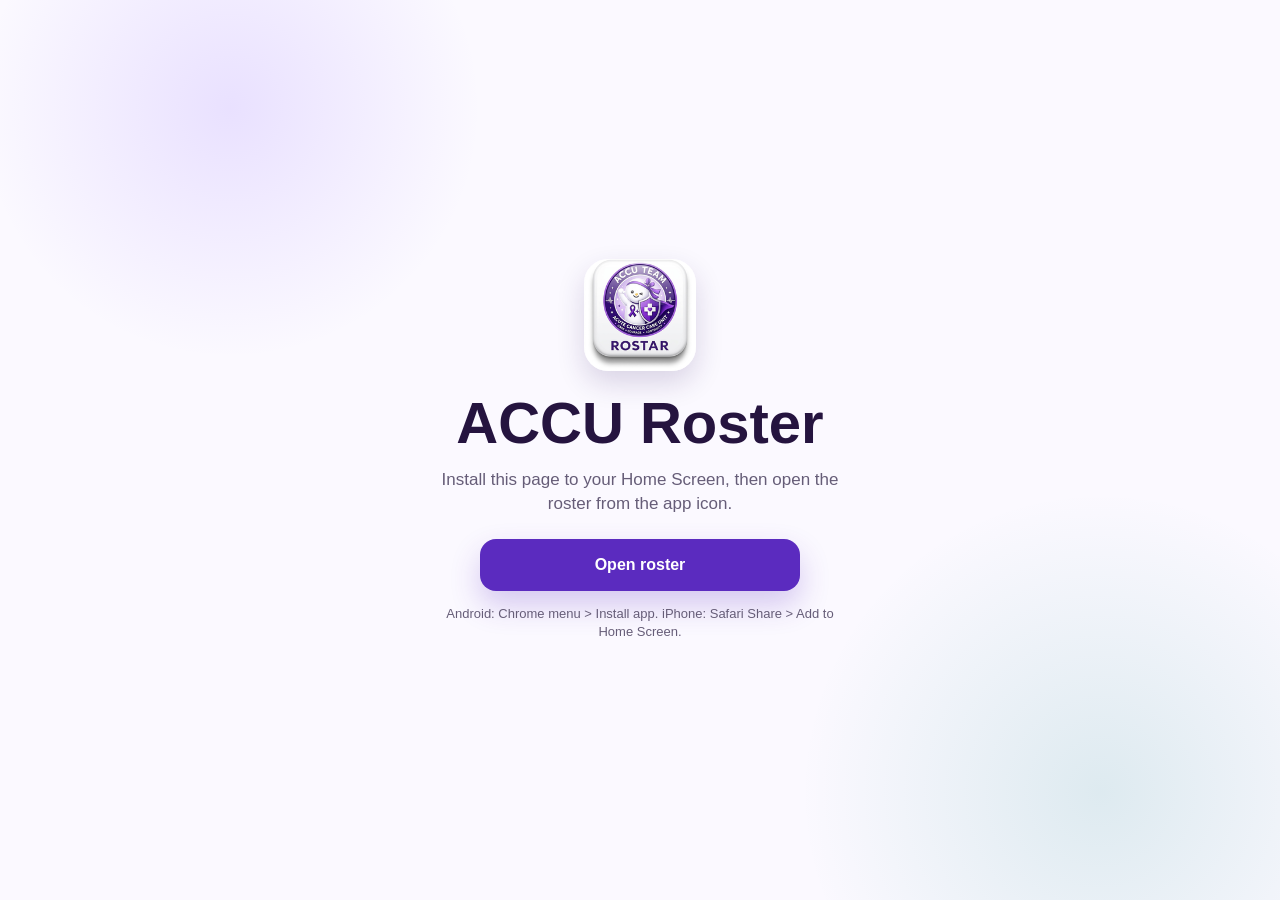
<file: index.html>
<!doctype html>
<html lang="en">
<head>
  <meta charset="utf-8">
  <meta name="viewport" content="width=device-width, initial-scale=1, viewport-fit=cover">
  <meta name="theme-color" content="#174ea6">
  <meta name="color-scheme" content="light">
  <meta name="apple-mobile-web-app-capable" content="yes">
  <meta name="apple-mobile-web-app-title" content="ACCU Roster">
  <meta name="apple-mobile-web-app-status-bar-style" content="default">
  <meta property="og:title" content="ACCU Roster Portal">
  <meta property="og:description" content="ACCU Team roster portal">
  <meta property="og:image" content="https://syahmiyahya-ai.github.io/accu-roster-pwa/icons/rostar-thumbnail.png?v=14">
  <meta property="og:type" content="website">
  <meta name="twitter:card" content="summary_large_image">
  <meta name="twitter:image" content="https://syahmiyahya-ai.github.io/accu-roster-pwa/icons/rostar-thumbnail.png?v=14">
  <title>ACCU Roster</title>
  <link rel="manifest" href="./manifest.webmanifest?v=14">
  <link rel="icon" href="./icons/rostar-icon-192.png?v=14" sizes="192x192" type="image/png">
  <link rel="icon" href="./icons/rostar-icon-512.png?v=14" sizes="512x512" type="image/png">
  <link rel="apple-touch-icon" href="./icons/rostar-icon-180.png?v=14">
  <link rel="stylesheet" href="./styles.css?v=14">
  <style>
    .brand-mark img { width: 100%; height: 100%; display: block; object-fit: cover; }
    [hidden] { display: none !important; }
  </style>
</head>
<body>
  <header class="topbar">
    <div class="brand" aria-label="ACCU Roster">
      <span class="brand-mark" aria-hidden="true">
        <img src="./icons/rostar-icon-192.png?v=14" alt="">
      </span>
      <span class="brand-name">ACCU Roster</span>
    </div>
    <div class="actions">
      <button id="installButton" class="icon-button hidden" type="button" title="Install app" aria-label="Install app">
        <span aria-hidden="true">+</span>
      </button>
      <button id="reloadButton" class="icon-button" type="button" title="Reload roster" aria-label="Reload roster">
        <span aria-hidden="true">R</span>
      </button>
      <a id="openExternal" class="icon-button" href="https://script.google.com/macros/s/AKfycbxKcVJoG6pj09QZrxcoLazOVnB2wf965h28x695Cr2miwhsoNZOQ-iqtqwx5cyWQ8nL/exec?page=calendar" target="_blank" rel="noopener" title="Open in browser" aria-label="Open in browser">
        <span aria-hidden="true">&gt;</span>
      </a>
    </div>
  </header>

  <main>
    <section id="setupPanel" class="setup-panel" hidden>
      <form id="targetForm" class="target-form">
        <label for="targetUrl">Roster web app URL</label>
        <div class="url-row">
          <input id="targetUrl" type="url" inputmode="url" autocomplete="url" placeholder="https://script.google.com/macros/s/.../exec" required>
          <button class="primary-button" type="submit">Save</button>
        </div>
        <p id="formMessage" class="form-message" role="status"></p>
      </form>
    </section>

    <section id="frameShell" class="frame-shell" aria-label="Roster portal">
      <div id="launchState" class="launch-state">
        <img src="./icons/rostar-icon-192.png?v=14" alt="" class="launch-logo">
        <h1>ACCU Roster</h1>
        <p>Install this page to your Home Screen, then open the roster from the app icon.</p>
        <a id="launchButton" class="launch-button" href="https://script.google.com/macros/s/AKfycbxKcVJoG6pj09QZrxcoLazOVnB2wf965h28x695Cr2miwhsoNZOQ-iqtqwx5cyWQ8nL/exec?page=calendar" target="_top" rel="noopener">Open roster</a>
        <small>Android: Chrome menu > Install app. iPhone: Safari Share > Add to Home Screen.</small>
      </div>
      <div id="emptyState" class="empty-state" hidden>
        <h1>ACCU Roster</h1>
        <p>Add the current Apps Script web app URL to open the roster as an installable app.</p>
      </div>
      <iframe id="rosterFrame" title="ACCU Roster Portal" referrerpolicy="no-referrer-when-downgrade" hidden></iframe>
      <div id="offlineState" class="offline-state" hidden>
        <h1>Offline</h1>
        <p>The app shell is available. Reconnect to load the live roster.</p>
      </div>
    </section>
  </main>

  <script src="./config.js?v=14"></script>
  <script src="./app.js?v=14" defer></script>
</body>
</html>
</file>
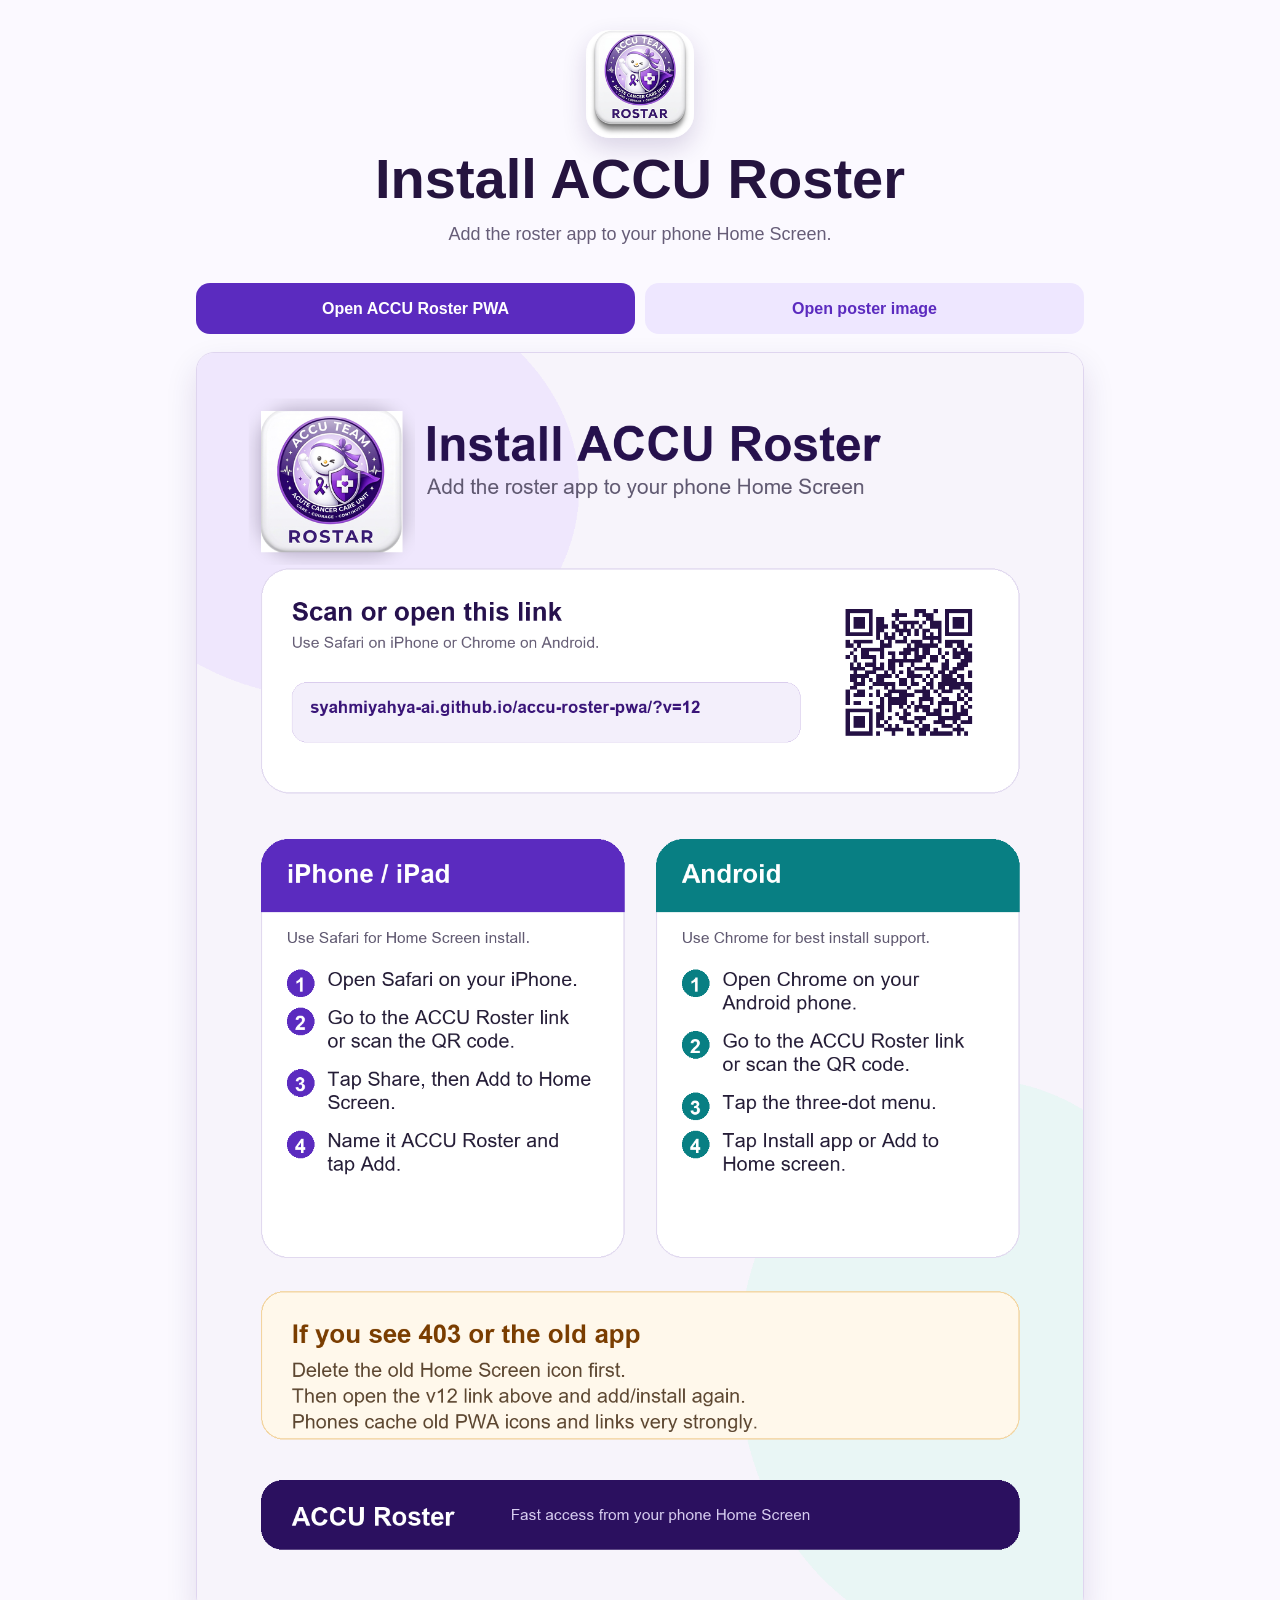
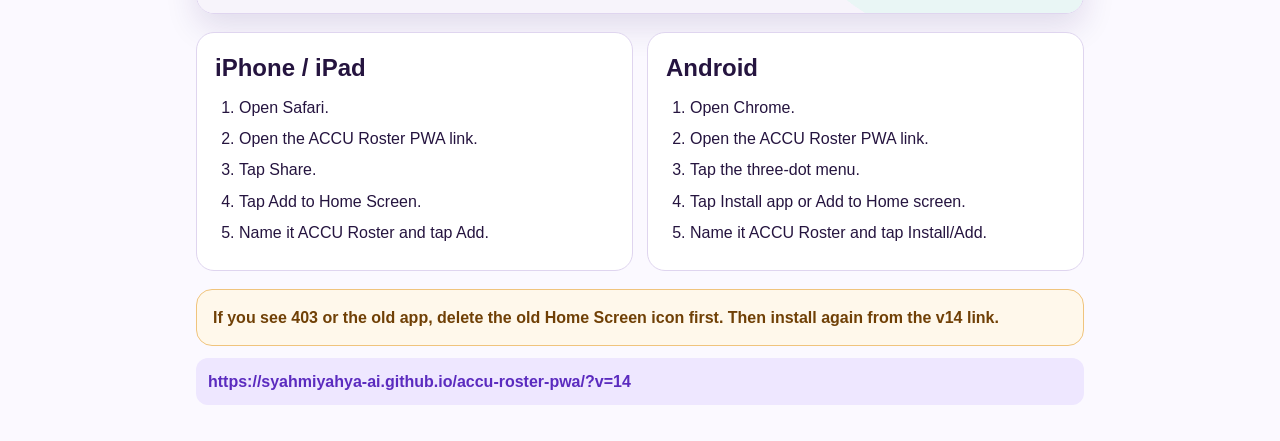
<file: tutorial/index.html>
<!doctype html>
<html lang="en">
<head>
  <meta charset="utf-8">
  <meta name="viewport" content="width=device-width, initial-scale=1">
  <meta name="theme-color" content="#2b105f">
  <title>Install ACCU Roster</title>
  <meta name="description" content="How to add ACCU Roster PWA to iPhone and Android home screens.">
  <style>
    :root {
      color-scheme: light;
      --ink: #25143f;
      --muted: #665d78;
      --purple: #5b2bbf;
      --teal: #087f83;
      --paper: #fbf9ff;
      --card: #ffffff;
      --line: #dfd5ef;
    }
    * { box-sizing: border-box; }
    body {
      margin: 0;
      color: var(--ink);
      background: var(--paper);
      font-family: Arial, Helvetica, sans-serif;
      line-height: 1.45;
    }
    main {
      width: min(920px, 100%);
      margin: 0 auto;
      padding: 22px 16px 36px;
    }
    .hero {
      display: grid;
      gap: 12px;
      justify-items: center;
      text-align: center;
      padding: 8px 0 18px;
    }
    .logo {
      width: 108px;
      height: 108px;
      border-radius: 24px;
      box-shadow: 0 10px 24px rgba(43, 16, 95, .16);
    }
    h1 {
      margin: 0;
      font-size: clamp(32px, 8vw, 56px);
      line-height: 1.05;
    }
    p { margin: 0; }
    .lead {
      color: var(--muted);
      font-size: 18px;
    }
    .actions {
      display: grid;
      gap: 10px;
      margin: 18px 0;
    }
    .button {
      display: block;
      padding: 14px 16px;
      border-radius: 14px;
      background: var(--purple);
      color: #fff;
      font-weight: 800;
      text-align: center;
      text-decoration: none;
    }
    .button.secondary {
      color: var(--purple);
      background: #eee7ff;
    }
    .poster {
      width: 100%;
      height: auto;
      display: block;
      border: 1px solid var(--line);
      border-radius: 18px;
      box-shadow: 0 14px 32px rgba(43, 16, 95, .12);
    }
    .grid {
      display: grid;
      gap: 14px;
      margin: 18px 0;
    }
    .card {
      padding: 18px;
      border: 1px solid var(--line);
      border-radius: 18px;
      background: var(--card);
    }
    h2 {
      margin: 0 0 10px;
      font-size: 24px;
    }
    ol {
      margin: 0;
      padding-left: 24px;
    }
    li { margin: 8px 0; }
    .note {
      padding: 16px;
      border: 1px solid #f0c47d;
      border-radius: 16px;
      background: #fff8eb;
      color: #704006;
      font-weight: 700;
    }
    .linkbox {
      margin-top: 12px;
      padding: 12px;
      overflow-wrap: anywhere;
      border-radius: 12px;
      background: #eee7ff;
      color: var(--purple);
      font-weight: 800;
    }
    @media (min-width: 760px) {
      .grid { grid-template-columns: 1fr 1fr; }
      .actions { grid-template-columns: 1fr 1fr; }
    }
  </style>
</head>
<body>
  <main>
    <section class="hero">
      <img class="logo" src="../icons/rostar-icon-192.png?v=14" alt="ACCU Roster icon">
      <h1>Install ACCU Roster</h1>
      <p class="lead">Add the roster app to your phone Home Screen.</p>
    </section>

    <div class="actions">
      <a class="button" href="../?v=14">Open ACCU Roster PWA</a>
      <a class="button secondary" href="./ACCU-Roster-PWA-install-tutorial-v12.png">Open poster image</a>
    </div>

    <img class="poster" src="./ACCU-Roster-PWA-install-tutorial-v12.png" alt="ACCU Roster PWA install tutorial poster">

    <section class="grid">
      <div class="card">
        <h2>iPhone / iPad</h2>
        <ol>
          <li>Open Safari.</li>
          <li>Open the ACCU Roster PWA link.</li>
          <li>Tap Share.</li>
          <li>Tap Add to Home Screen.</li>
          <li>Name it ACCU Roster and tap Add.</li>
        </ol>
      </div>
      <div class="card">
        <h2>Android</h2>
        <ol>
          <li>Open Chrome.</li>
          <li>Open the ACCU Roster PWA link.</li>
          <li>Tap the three-dot menu.</li>
          <li>Tap Install app or Add to Home screen.</li>
          <li>Name it ACCU Roster and tap Install/Add.</li>
        </ol>
      </div>
    </section>

    <p class="note">If you see 403 or the old app, delete the old Home Screen icon first. Then install again from the v14 link.</p>
    <p class="linkbox">https://syahmiyahya-ai.github.io/accu-roster-pwa/?v=14</p>
  </main>
</body>
</html>
</file>
<file: styles.css>
:root {
  color-scheme: light;
  --bg: #f6f7fb;
  --surface: #ffffff;
  --ink: #172033;
  --muted: #667085;
  --line: #d8dee9;
  --primary: #174ea6;
  --primary-deep: #123a7a;
  --accent: #087f83;
  --hot: #d94f2b;
  --shadow: 0 12px 28px rgba(23, 32, 51, .10);
}

* {
  box-sizing: border-box;
}

html,
body {
  width: 100%;
  min-height: 100%;
  margin: 0;
}

body {
  min-height: 100dvh;
  color: var(--ink);
  background: var(--bg);
  font-family: Arial, Helvetica, sans-serif;
  overflow: hidden;
}

button,
input,
a {
  font: inherit;
}

.topbar {
  height: 0;
  display: none;
  align-items: center;
  justify-content: space-between;
  gap: 14px;
  padding: max(10px, env(safe-area-inset-top)) max(12px, env(safe-area-inset-right)) 10px max(12px, env(safe-area-inset-left));
  background: var(--surface);
  border-bottom: 1px solid var(--line);
  box-shadow: 0 4px 18px rgba(23, 32, 51, .06);
}

.brand {
  display: flex;
  align-items: center;
  min-width: 0;
  gap: 10px;
}

.brand-mark {
  width: 34px;
  height: 34px;
  display: grid;
  place-items: center;
  flex: 0 0 auto;
  border-radius: 8px;
  overflow: hidden;
  background: #fff;
  box-shadow: 0 1px 4px rgba(23, 32, 51, .12);
}

.brand-mark img {
  width: 100%;
  height: 100%;
  display: block;
  object-fit: cover;
}

.brand-name {
  min-width: 0;
  overflow: hidden;
  text-overflow: ellipsis;
  white-space: nowrap;
  font-weight: 800;
}

.actions {
  display: flex;
  align-items: center;
  gap: 8px;
}

.icon-button,
.primary-button {
  min-height: 38px;
  border: 1px solid var(--line);
  border-radius: 8px;
  background: #fff;
  color: var(--ink);
  cursor: pointer;
  text-decoration: none;
}

.icon-button {
  width: 38px;
  display: grid;
  place-items: center;
  font-weight: 800;
}

.icon-button:hover,
.primary-button:hover {
  border-color: #b8c2d2;
  box-shadow: 0 8px 18px rgba(23, 32, 51, .10);
}

.primary-button {
  padding: 0 16px;
  color: #fff;
  background: var(--primary);
  border-color: var(--primary);
  font-weight: 800;
}

.primary-button:hover {
  background: var(--primary-deep);
  border-color: var(--primary-deep);
}

.hidden {
  display: none;
}

main {
  height: 100dvh;
  display: grid;
  grid-template-rows: auto minmax(0, 1fr);
}

.setup-panel {
  padding: 12px;
  background: #eef4ff;
  border-bottom: 1px solid #cfe0ff;
}

.target-form {
  width: min(920px, 100%);
  margin: 0 auto;
}

label {
  display: block;
  margin: 0 0 6px;
  color: #24324a;
  font-size: 12px;
  font-weight: 800;
}

.url-row {
  display: grid;
  grid-template-columns: minmax(0, 1fr) auto;
  gap: 8px;
}

input {
  width: 100%;
  min-height: 40px;
  padding: 9px 11px;
  border: 1px solid var(--line);
  border-radius: 8px;
  color: var(--ink);
  background: #fff;
}

input:focus,
button:focus,
a:focus {
  outline: 2px solid rgba(23, 78, 166, .24);
  outline-offset: 2px;
}

.form-message {
  min-height: 18px;
  margin: 6px 0 0;
  color: var(--muted);
  font-size: 12px;
}

.form-message.error {
  color: #9f1f4d;
  font-weight: 700;
}

.frame-shell {
  position: fixed;
  inset: 0;
  width: 100vw;
  height: 100dvh;
  min-height: 0;
  background: #f9fafb;
}

.launch-state {
  min-height: 100dvh;
  display: grid;
  align-content: center;
  justify-items: center;
  gap: 14px;
  padding: 28px;
  text-align: center;
  background:
    radial-gradient(circle at 18% 12%, rgba(124, 77, 255, .14), transparent 250px),
    radial-gradient(circle at 86% 88%, rgba(8, 127, 131, .12), transparent 300px),
    #fbf9ff;
}

.launch-logo {
  width: 112px;
  height: 112px;
  border-radius: 24px;
  box-shadow: 0 12px 28px rgba(43, 16, 95, .16);
}

.launch-state h1 {
  margin: 8px 0 0;
  font-size: clamp(34px, 9vw, 58px);
  line-height: 1.05;
  color: #25143f;
}

.launch-state p {
  max-width: 420px;
  margin: 0;
  color: #665d78;
  font-size: 17px;
  line-height: 1.45;
}

.launch-state small {
  max-width: 420px;
  color: #665d78;
  font-size: 13px;
  line-height: 1.4;
}

.launch-button {
  display: inline-flex;
  align-items: center;
  justify-content: center;
  min-width: min(320px, 100%);
  min-height: 52px;
  margin-top: 8px;
  padding: 0 22px;
  border-radius: 16px;
  color: #fff;
  background: #5b2bbf;
  font-weight: 800;
  text-decoration: none;
  box-shadow: 0 14px 30px rgba(91, 43, 191, .24);
}

iframe {
  position: absolute;
  inset: 0;
  width: 100vw;
  height: 100dvh;
  display: block;
  border: 0;
  background: #fff;
}

.empty-state {
  position: absolute;
  inset: 0;
  z-index: 2;
  display: grid;
  align-content: center;
  justify-items: center;
  gap: 8px;
  padding: 24px;
  text-align: center;
  background: var(--bg);
}

.offline-state {
  display: none !important;
  position: absolute;
  left: 12px;
  right: 12px;
  bottom: 12px;
  z-index: 2;
  display: grid;
  gap: 4px;
  padding: 12px 14px;
  border: 1px solid #f4d3a1;
  border-radius: 8px;
  background: #fff8ec;
  box-shadow: var(--shadow);
}

.empty-state h1,
.offline-state h1 {
  margin: 0;
  font-size: clamp(28px, 7vw, 44px);
  line-height: 1.05;
}

.offline-state h1 {
  font-size: 16px;
}

.empty-state p,
.offline-state p {
  max-width: 480px;
  margin: 0;
  color: var(--muted);
  font-size: 14px;
  line-height: 1.5;
}

.offline-state p {
  max-width: none;
  font-size: 12px;
}

@media (max-width: 560px) {
  .topbar {
    gap: 8px;
  }

  .brand-name {
    font-size: 14px;
  }

  .url-row {
    grid-template-columns: 1fr;
  }

  .primary-button {
    width: 100%;
  }
}
</file>
